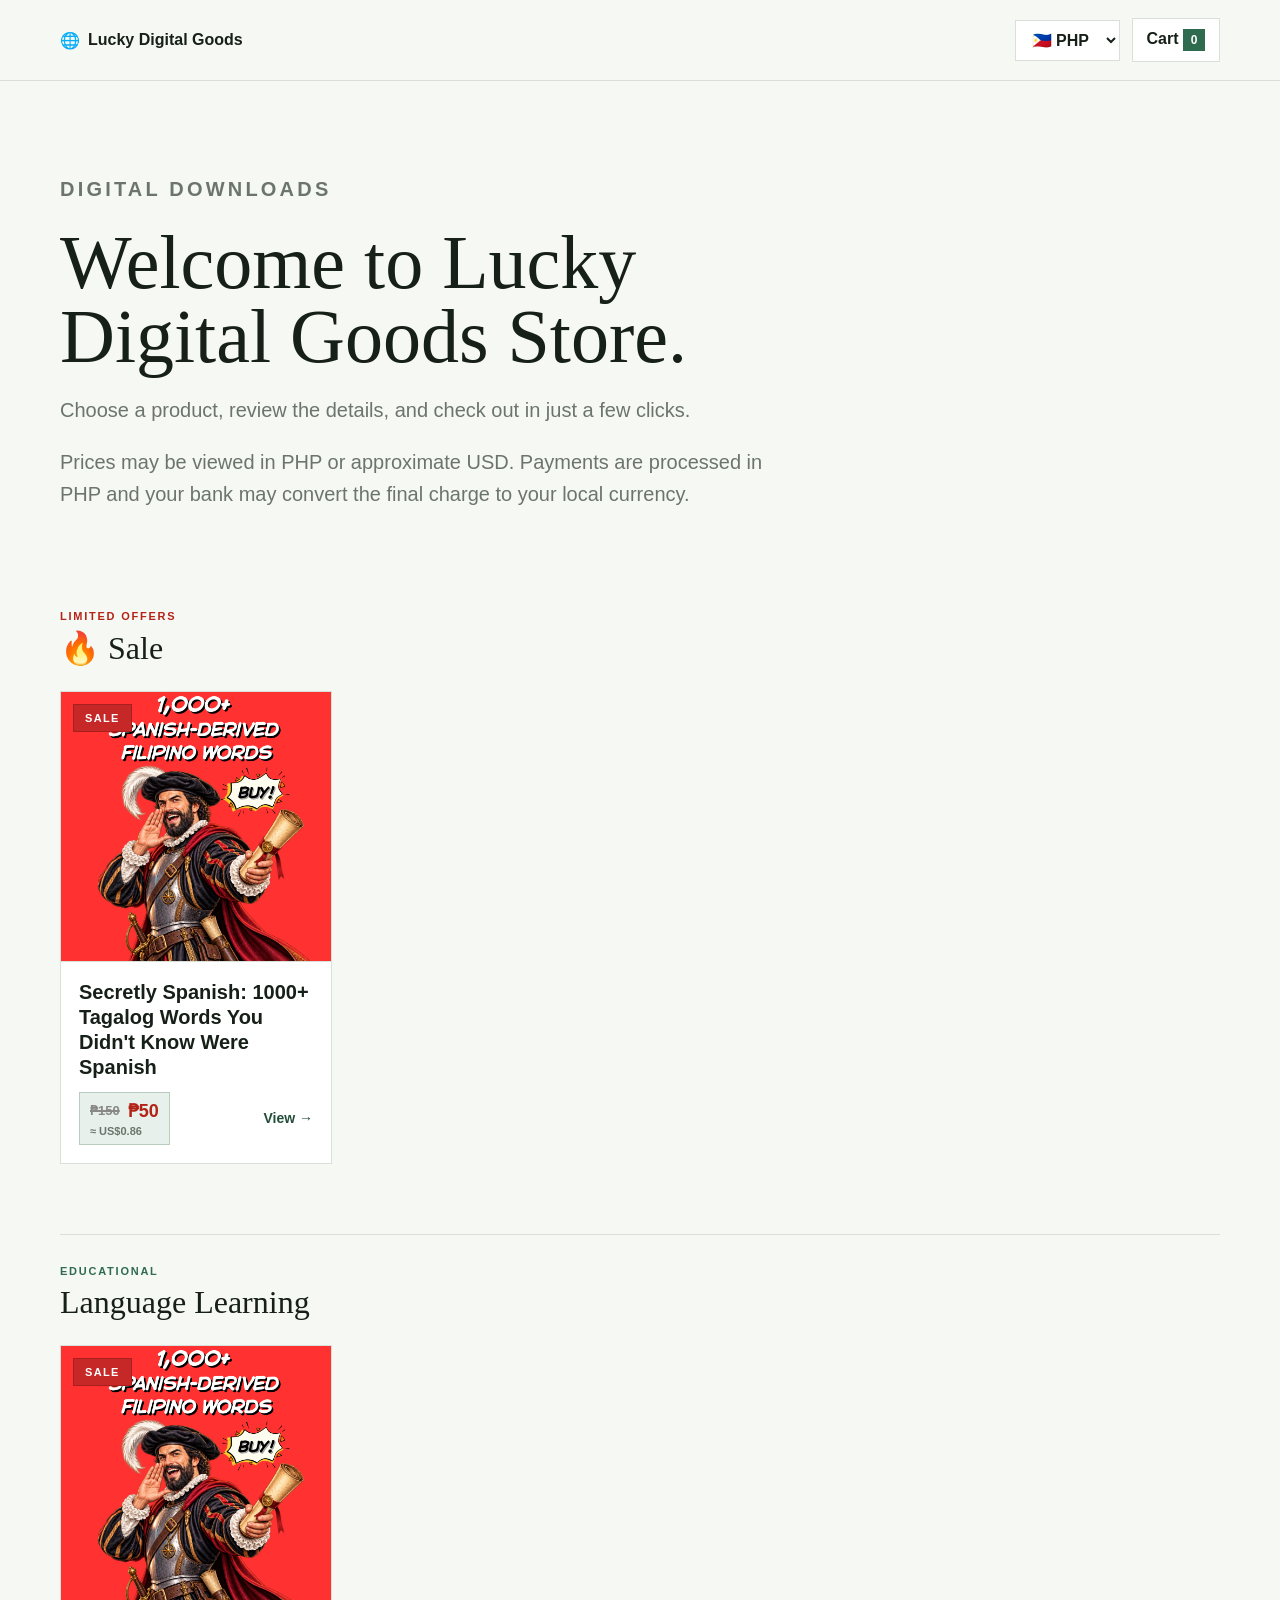
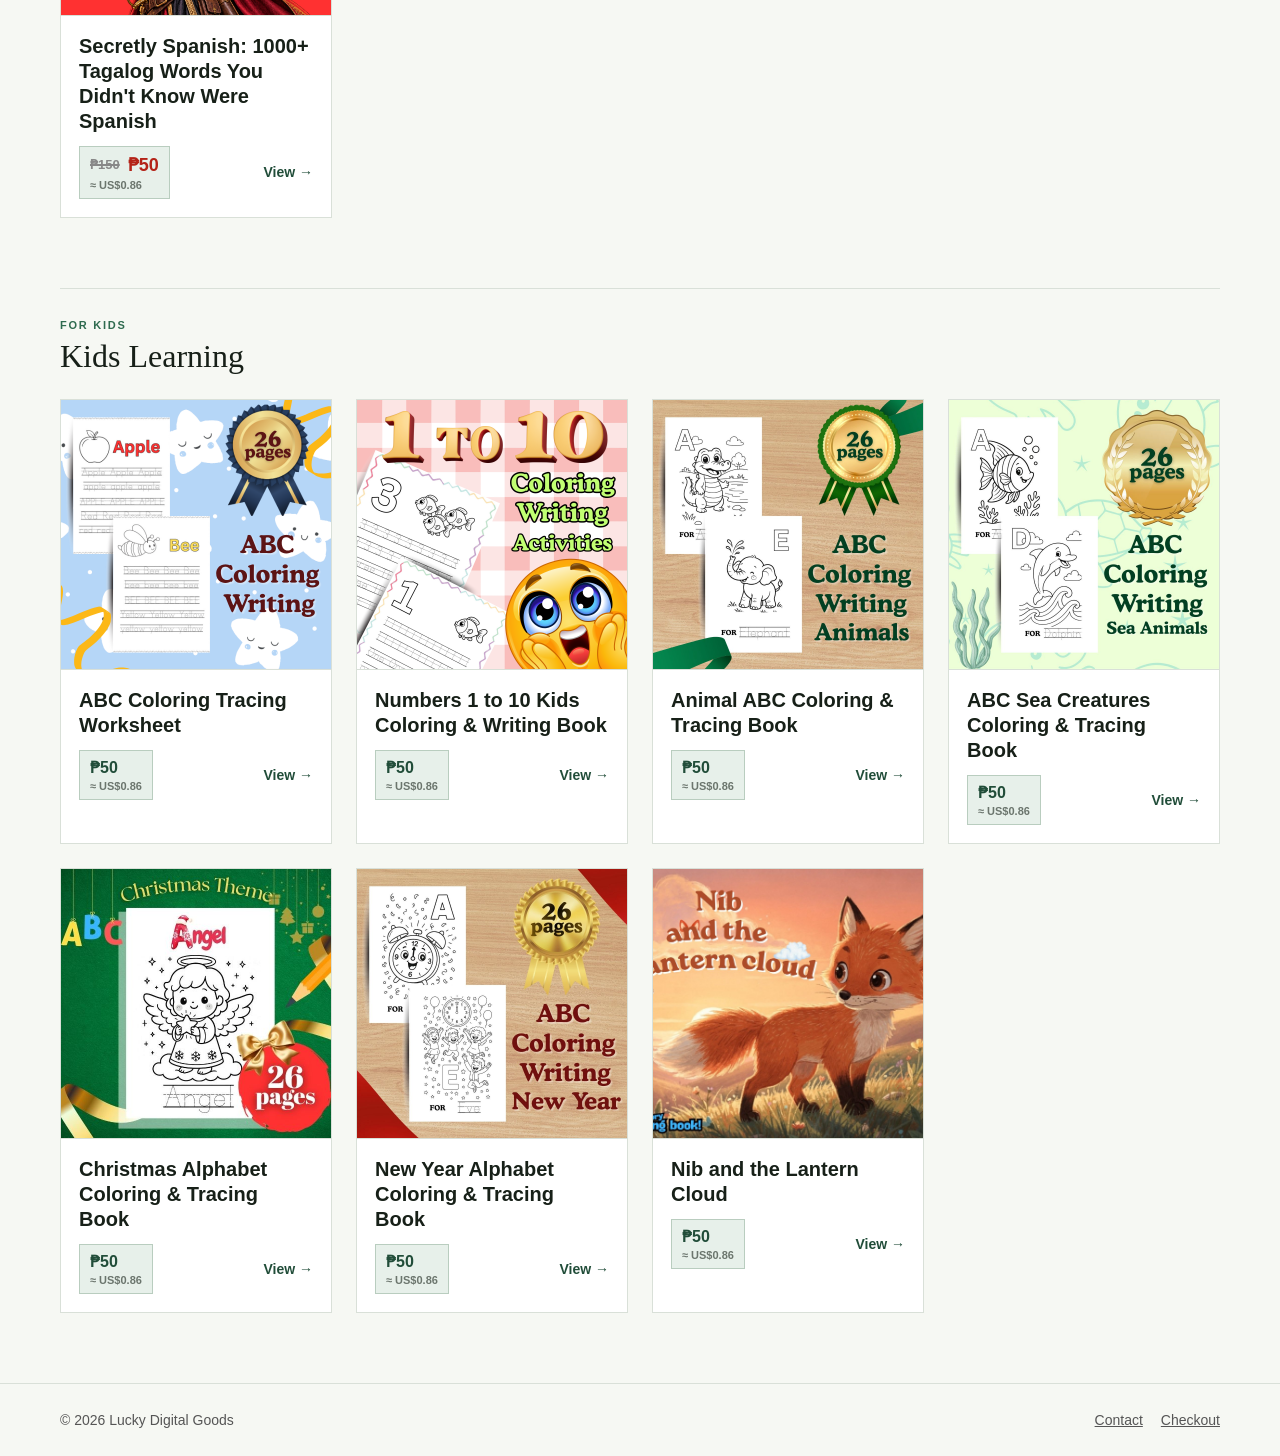
<file: index.html>
<!doctype html>
<html lang="en">
<head>
  <meta charset="utf-8" />
  <meta name="viewport" content="width=device-width, initial-scale=1" />
  <title>Lucky Digital Goods</title>
  <meta name="description" content="Simple digital goods store." />
  <link rel="stylesheet" href="styles.css" />
</head>
<body>
  <header class="site-header">
    <a class="brand" href="index.html">🌐 <span>Lucky Digital Goods</span></a>
    <nav class="header-actions">

  <select id="currency-selector" class="currency-selector">
    <option value="PHP">🇵🇭 PHP</option>
    <option value="USD">🌎 USD</option>
  </select>

  <a href="checkout.html" class="cart-button">
    Cart <span id="cart-count">0</span>
  </a>

</nav>
  </header>

  <main class="container">
    <section class="hero">
      <p class="eyebrow">DIGITAL DOWNLOADS</p>
      <h1>Welcome to Lucky Digital Goods Store.</h1>
      <p>Choose a product, review the details, and check out in just a few clicks.</p>
      <p class="currency-note">
  Prices may be viewed in PHP or approximate USD.
  Payments are processed in PHP and your bank may convert
  the final charge to your local currency.
</p>
    </section>

    <section
  id="sale-section"
  class="category-section sale-section"
>

  <div class="section-title">
    <div>
      <p class="category-label sale-label">
        LIMITED OFFERS
      </p>

      <h2>🔥 Sale</h2>
    </div>
  </div>

  <div
    id="sale-product-grid"
    class="product-grid"
  ></div>

</section>

<section class="category-section">
  <div class="section-title">
    <div>
      <p class="category-label">EDUCATIONAL</p>
      <h2>Language Learning</h2>
    </div>
  </div>

  <div
    id="language-product-grid"
    class="product-grid"
  ></div>
</section>


<section class="category-section">
  <div class="section-title">
    <div>
      <p class="category-label">FOR KIDS</p>
      <h2>Kids Learning</h2>
    </div>
  </div>

  <div
    id="kids-product-grid"
    class="product-grid"
  ></div>
</section>

    
  </main>

  <footer class="site-footer">
    <div>© <span id="year"></span> Lucky Digital Goods</div>
    <div class="footer-links">
      <a href="mailto:learngokids@gmail.com">Contact</a>
      <a href="checkout.html">Checkout</a>
    </div>
  </footer>

  <script src="products.js"></script>
  <script src="app.js"></script>
</body>
</html>
</file>
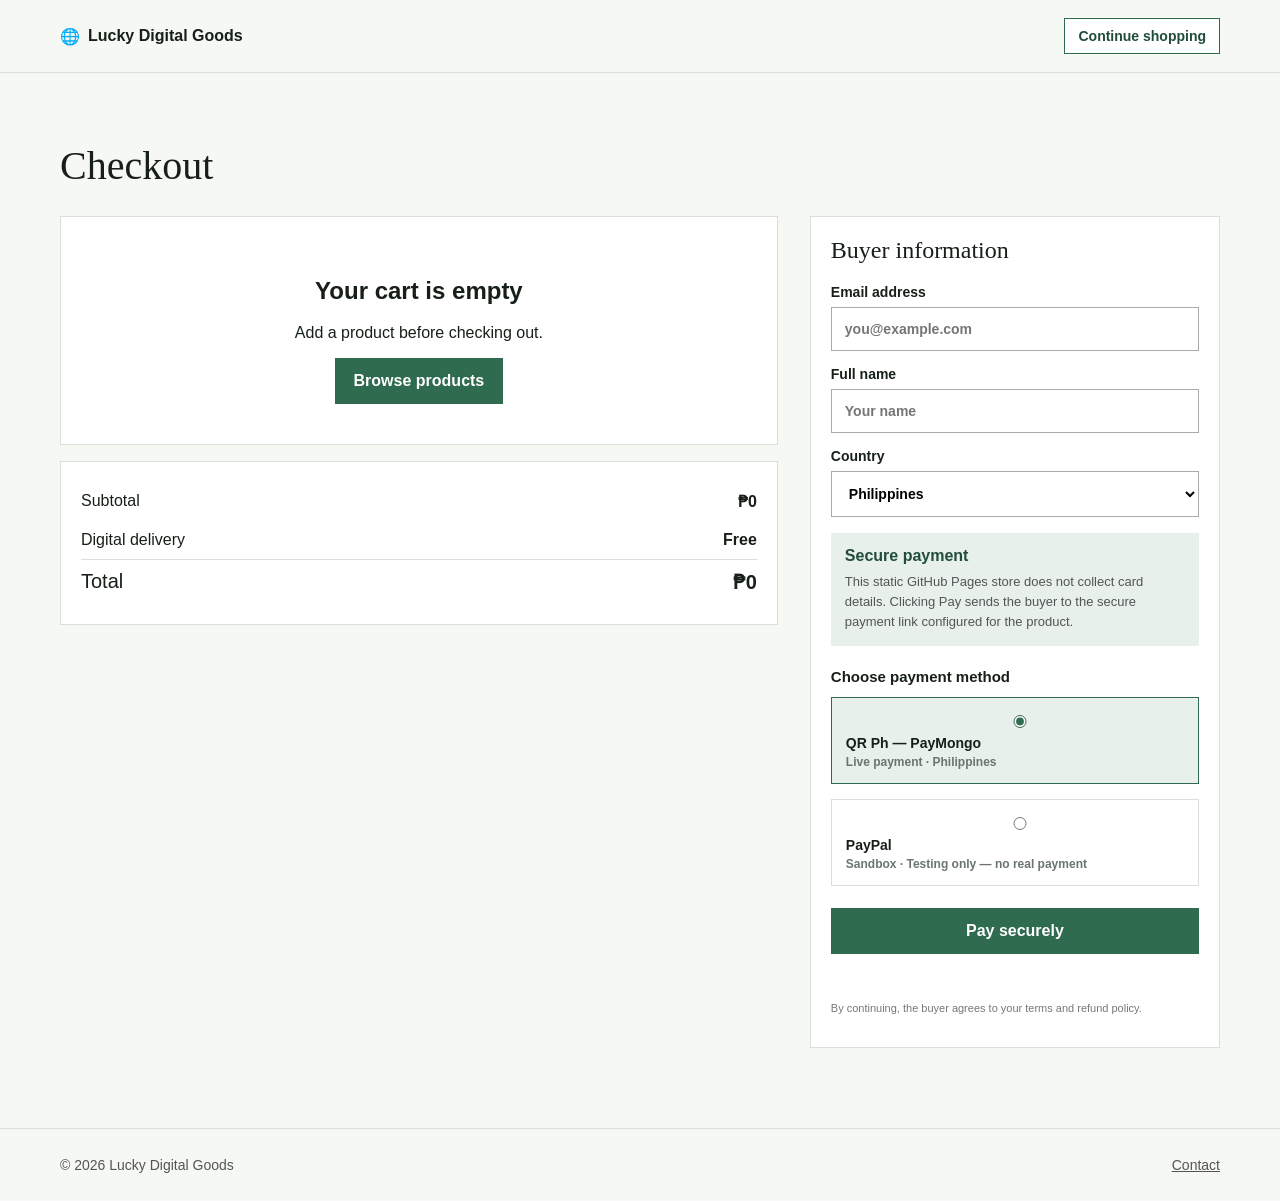
<file: checkout.html>
<!doctype html>
<html lang="en">
<head>
  <meta charset="utf-8" />
  <meta name="viewport" content="width=device-width, initial-scale=1" />
  <title>Checkout | Lucky Digital Goods</title>
  <link rel="stylesheet" href="styles.css" />
</head>
<body>
  <header class="site-header">
    <a class="brand" href="index.html">🌐 <span>Lucky Digital Goods</span></a>
    <a class="btn btn-small btn-secondary" href="index.html">Continue shopping</a>
  </header>

  <main class="container checkout-page">
    <h1>Checkout</h1>

    <div class="checkout-layout">
      <section>
        <div id="checkout-items" class="checkout-items"></div>

        <div class="summary-card">
          <div><span>Subtotal</span><strong id="checkout-subtotal">₱0</strong></div>
          <div><span>Digital delivery</span><strong>Free</strong></div>
          <div class="summary-total"><span>Total</span><strong id="checkout-total">₱0</strong></div>
        </div>
      </section>

      <aside class="checkout-box">
        <h2>Buyer information</h2>
        <label>Email address
          <input id="buyer-email" type="email" placeholder="you@example.com" autocomplete="email" />
        </label>
        <label>Full name
          <input id="buyer-name" type="text" placeholder="Your name" autocomplete="name" />
        </label>
        <label>Country
          <select id="buyer-country">
            <option>Philippines</option>
            <option>Saudi Arabia</option>
            <option>Bahrain</option>
            <option>Spain</option>
            <option>United States</option>
            <option>Other</option>
          </select>
        </label>

        <div class="payment-note">
          <strong>Secure payment</strong>
          <p>This static GitHub Pages store does not collect card details. Clicking Pay sends the buyer to the secure payment link configured for the product.</p>
        </div>

<!-- PAYMENT METHOD SELECTION -->
<div class="payment-method-section">

  <h3>Choose payment method</h3>

  <label class="payment-option">
    <input
      type="radio"
      name="payment-method"
      value="paymongo"
      checked
    />
    <span>
      <strong>QR Ph — PayMongo</strong>
      <small>Live payment · Philippines</small>
    </span>
  </label>

  <label class="payment-option">
    <input
      type="radio"
      name="payment-method"
      value="paypal"
    />
    <span>
      <strong>PayPal</strong>
      <small>Sandbox · Testing only — no real payment</small>
    </span>
  </label>

</div>

<button
  id="pay-button"
  class="btn btn-primary btn-block"
>
  Pay securely
</button>
        <p id="checkout-message" class="form-message" aria-live="polite"></p>

        <p class="fine-print">By continuing, the buyer agrees to your terms and refund policy.</p>
      </aside>
    </div>
  </main>

  <footer class="site-footer">
    <div>© <span id="year"></span> Lucky Digital Goods</div>
    <div class="footer-links"><a href="mailto:learngokids@gmail.com">Contact</a></div>
  </footer>

  <script src="products.js"></script>
  <script src="app.js"></script>
</body>
</html>
</file>
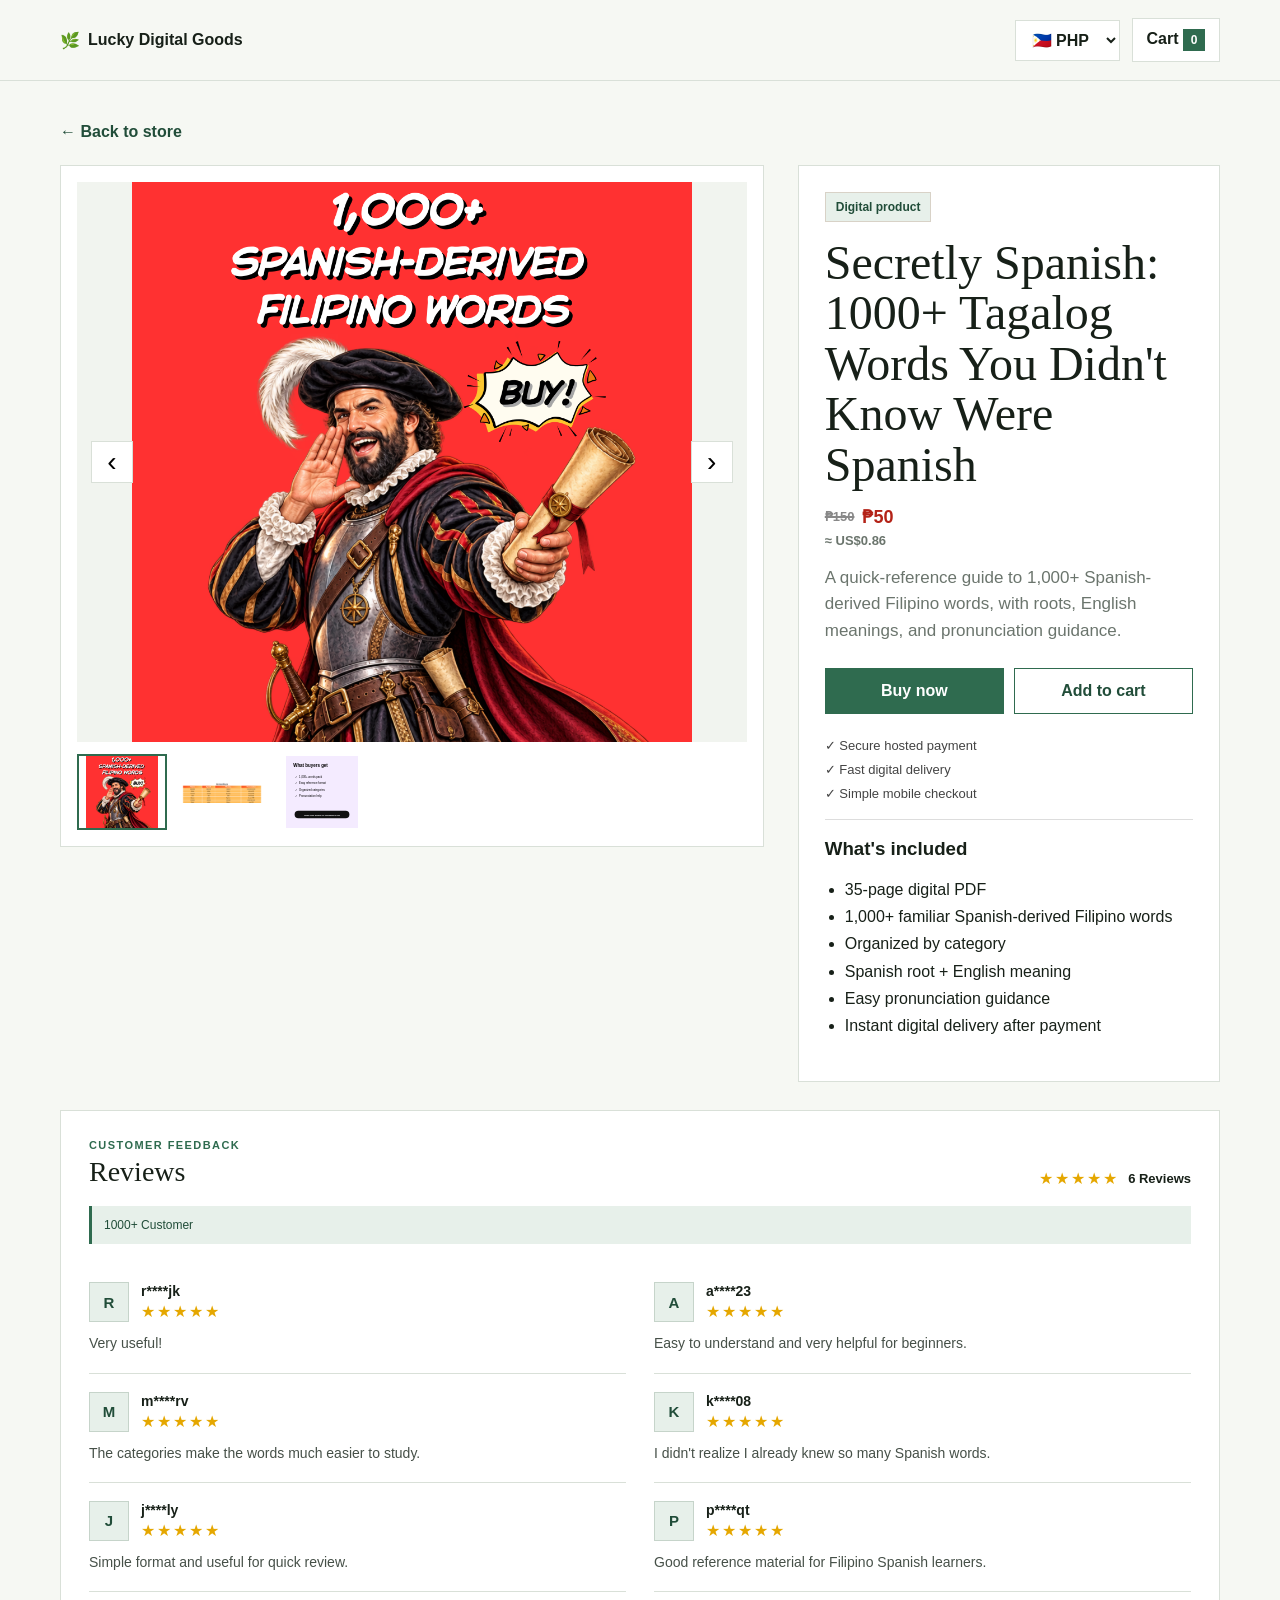
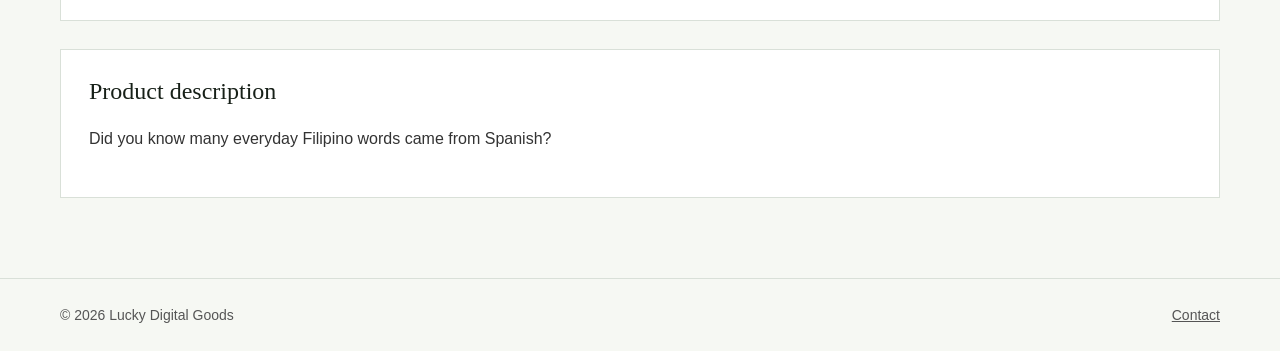
<file: product.html>
<!doctype html>
<html lang="en">
<head>
  <meta charset="utf-8" />
  <meta name="viewport" content="width=device-width, initial-scale=1" />
  <title>Product | Lucky Digital Goods</title>
  <link rel="stylesheet" href="styles.css" />
</head>
<body>
  <header class="site-header">
    <a class="brand" href="index.html">🌿 <span>Lucky Digital Goods</span></a>
    <nav class="header-actions">

  <select id="currency-selector" class="currency-selector">
    <option value="PHP">🇵🇭 PHP</option>
    <option value="USD">🌎 USD</option>
  </select>

  <a href="checkout.html" class="cart-button">
    Cart <span id="cart-count">0</span>
  </a>

</nav>
  </header>

  <main class="container product-page">
    <a class="back-link" href="index.html">← Back to store</a>

    <section id="product-detail" class="product-detail">
      <div class="gallery">
        <div class="main-image-wrap">
          <button id="prev-image" class="gallery-arrow left" aria-label="Previous image">‹</button>
          <img id="main-product-image" class="main-product-image" alt="" />
          <button id="next-image" class="gallery-arrow right" aria-label="Next image">›</button>
        </div>
        <div id="thumbnail-row" class="thumbnail-row"></div>
      </div>

      <div class="product-info">
        <div class="badge">Digital product</div>
        <h1 id="product-name"></h1>
        <div id="product-price" class="big-price"></div>
        <p id="product-short" class="lead"></p>

        <div class="purchase-actions">
          <button id="buy-now" class="btn btn-primary">Buy now</button>
          <button id="add-cart" class="btn btn-secondary">Add to cart</button>
        </div>

        <div class="mini-trust">
          <span>✓ Secure hosted payment</span>
          <span>✓ Fast digital delivery</span>
          <span>✓ Simple mobile checkout</span>
        </div>

        <div class="details-card">
          <h3>What's included</h3>
          <ul id="feature-list"></ul>
        </div>
      </div>
    </section>

<section class="reviews-section">

  <div class="reviews-header">

    <div>
      <span class="reviews-label">
        CUSTOMER FEEDBACK
      </span>

      <h2>Reviews</h2>
    </div>

    <div class="review-summary">

      <span class="review-stars">
        ★★★★★
      </span>

      <strong id="review-count">
        Reviews
      </strong>

    </div>

  </div>

  <div class="reviews-notice">
    1000+ Customer
  </div>

  <div
    id="reviews-grid"
    class="reviews-grid">
  </div>

</section>

    <section class="description-section">
      <h2>Product description</h2>
      <div id="long-description"></div>
    </section>
  </main>

  <footer class="site-footer">
    <div>© <span id="year"></span> Lucky Digital Goods</div>
    <div class="footer-links"><a href="mailto:learngokids@gmail.com">Contact</a></div>
  </footer>

  <script src="products.js"></script>
  <script src="app.js"></script>
</body>
</html>
</file>
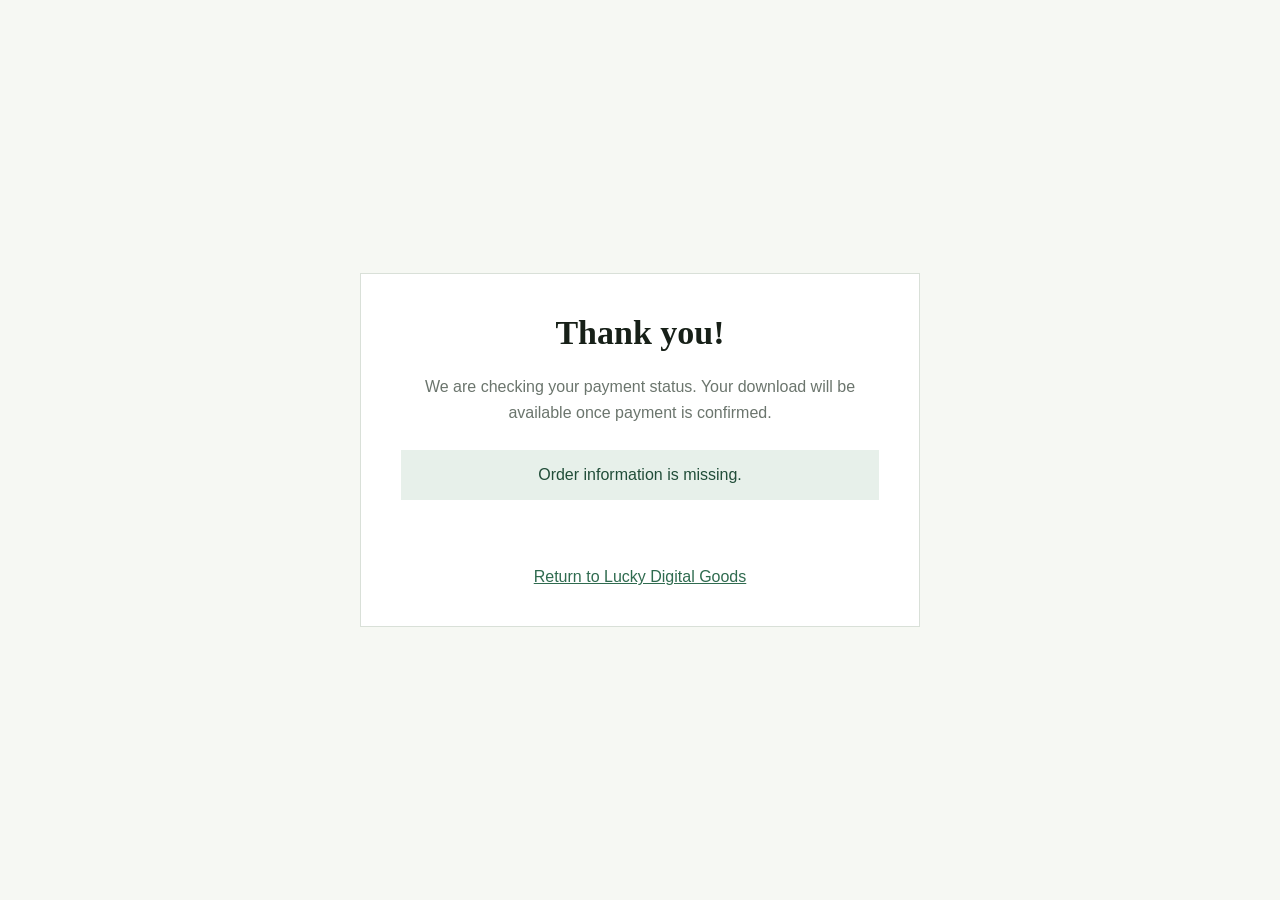
<file: success.html>
<!DOCTYPE html>
<html lang="en">
<head>
  <meta charset="UTF-8">
  <meta name="viewport" content="width=device-width, initial-scale=1.0">

  <title>Payment Successful | Lucky Digital Goods</title>

  <style>
    body {
      margin: 0;
      font-family: "Trebuchet MS", "Segoe UI", Arial, sans-serif;
      background: #F6F8F3;
      color: #172018;
    }

    .wrap {
      min-height: 100vh;
      display: flex;
      align-items: center;
      justify-content: center;
      padding: 30px 20px;
      box-sizing: border-box;
    }

    .card {
      width: 100%;
      max-width: 560px;
      background: #FFFFFF;
      border: 1px solid #D9E0D8;
      padding: 40px;
      box-sizing: border-box;
      text-align: center;
    }

    h1 {
      font-family: Georgia, "Times New Roman", serif;
      margin-top: 0;
      font-size: 34px;
    }

    p {
      color: #6B756D;
      line-height: 1.6;
    }

    .status {
      margin: 25px 0;
      padding: 16px;
      background: #E7F0EA;
      color: #214D39;
    }

    .download-btn {
      display: none;
      width: 100%;
      box-sizing: border-box;
      margin-top: 20px;
      padding: 16px;
      background: #2F6B4F;
      color: white;
      text-decoration: none;
      font-weight: bold;
      border: none;
      cursor: pointer;
    }

    .download-btn:hover {
      background: #214D39;
    }

    .home-link {
      display: inline-block;
      margin-top: 25px;
      color: #2F6B4F;
    }
  </style>
</head>

<body>

  <div class="wrap">

    <div class="card">

      <h1>Thank you!</h1>

<p>
  We are checking your payment status.
  Your download will be available once payment is confirmed.
</p>

      <div id="status" class="status">
        Checking payment...
      </div>

      <a
        id="downloadButton"
        class="download-btn"
        href="#"
      >
        Download PDF
      </a>

      <br>

      <a
        class="home-link"
        href="index.html"
      >
        Return to Lucky Digital Goods
      </a>

    </div>

  </div>


  <script>

    const API =
      "https://lucky-store-api.philippines-sma.workers.dev";

    const params =
      new URLSearchParams(window.location.search);

    const orderId =
      params.get("order");
const provider =
  params.get("provider") || "paymongo";
    const statusBox =
      document.getElementById("status");

    const downloadButton =
      document.getElementById("downloadButton");


if (!orderId) {

  statusBox.textContent =
    "Order information is missing.";

} else if (provider === "paypal") {

  capturePayPalPayment();

} else {

  checkPayment();

}


    async function checkPayment() {

      try {

        const response =
          await fetch(
            API +
            "/verify?order=" +
            encodeURIComponent(orderId)
          );

        const result =
          await response.json();


        if (result.paid === true) {

          statusBox.textContent =
            "Payment confirmed! Your download is ready.";

          downloadButton.href =
            result.downloadUrl;

          downloadButton.style.display =
            "block";

          return;
        }


        if (
          result.status === "pending" ||
          result.status === "not_found"
        ) {

          statusBox.textContent =
            "Payment received. Waiting for confirmation...";

          setTimeout(checkPayment, 3000);

          return;
        }


        statusBox.textContent =
          "We could not confirm the payment yet.";

        setTimeout(checkPayment, 5000);

      }

      catch (error) {

        console.error(error);

        statusBox.textContent =
          "Checking your payment...";

        setTimeout(checkPayment, 5000);

      }

    }
// =========================================================
// PAYPAL SANDBOX — CAPTURE PAYMENT
// =========================================================

async function capturePayPalPayment() {

  statusBox.textContent =
    "Confirming your PayPal payment...";

  try {

    const response = await fetch(
      API + "/paypal-capture-order",
      {
        method: "POST",

        headers: {
          "Content-Type": "application/json"
        },

        body: JSON.stringify({
          orderId: orderId
        })
      }
    );

    const result = await response.json();

    if (!response.ok) {

      statusBox.textContent =
        "Unable to confirm PayPal payment. Please try again.";

      console.error(
        "PayPal capture error:",
        result
      );

      return;
    }

    if (result.paid === true) {

      statusBox.textContent =
        "PayPal payment confirmed! Preparing your download...";

      // Use existing secure download verification
      checkPayment();

      return;
    }

    if (
      result.status === "CREATED" ||
      result.status === "PAYER_ACTION_REQUIRED" ||
      result.status === "SAVED"
    ) {

      statusBox.textContent =
        "PayPal payment has not been completed.";

      return;
    }

    if (result.status === "APPROVED") {

      statusBox.textContent =
        "Your PayPal payment is still being processed. Please refresh this page shortly.";

      return;
    }

    statusBox.textContent =
      "PayPal payment has not been confirmed.";

  } catch (error) {

    console.error(
      "PayPal capture error:",
      error
    );

    statusBox.textContent =
      "Unable to connect to PayPal verification. Please refresh this page.";

  }
}
  </script>

</body>
</html>
</file>
<file: styles.css>
:root{
  --bg:#F6F8F3;
  --text:#172018;
  --muted:#6B756D;
  --line:#D9E0D8;
  --card:#FFFFFF;
  --accent:#2F6B4F;
  --accent-dark:#214D39;
  --soft:#E7F0EA;
  --radius:0px;
}
*{box-sizing:border-box}
html{scroll-behavior:smooth}
body{margin:0;font-family:"Trebuchet MS","Segoe UI",Arial,sans-serif;color:var(--text);background:var(--bg)}
a{color:inherit} img{max-width:100%;display:block} button,input,select{font:inherit} button{cursor:pointer}
.site-header{position:sticky;top:0;z-index:30;display:flex;justify-content:space-between;align-items:center;padding:18px max(24px,calc((100vw - 1160px)/2));border-bottom:1px solid var(--line);background:rgba(246,248,243,.96);backdrop-filter:blur(8px)}
.brand{display:flex;align-items:center;gap:8px;text-decoration:none;font-weight:800}.header-actions{display:flex;align-items:center;gap:12px}
.cart-button{text-decoration:none;border:1px solid var(--line);padding:10px 14px;border-radius:0;font-weight:700;background:#fff}
#cart-count{display:inline-grid;place-items:center;min-width:22px;height:22px;padding:0 6px;border-radius:0;background:var(--accent);color:white;font-size:12px}
.container{width:min(1160px,calc(100% - 32px));margin:0 auto}
.hero{padding:72px 0 50px;max-width:720px}.eyebrow{font-size:12px;font-weight:900;letter-spacing:.16em;color:var(--accent-dark)}
.hero h1,.section-title h2,.product-info h1,.description-section h2,.checkout-page h1,.checkout-box h2,.reviews-header h2{font-family:Georgia,"Times New Roman",serif;font-weight:500}
.hero h1{font-size:clamp(38px,7vw,76px);line-height:.98;margin:8px 0 18px}.hero p{font-size:20px;color:var(--muted);line-height:1.6}
.section-title{display:flex;justify-content:space-between;align-items:end;margin:20px 0}.section-title h2{font-size:30px;margin:0}.section-title span{color:var(--muted)}
.product-grid{display:grid;grid-template-columns:repeat(auto-fill,minmax(245px,1fr));gap:24px;padding-bottom:80px}
.product-card{overflow:hidden;background:var(--card);border:1px solid var(--line);border-radius:0;transition:.18s ease}
.product-card:hover{transform:translateY(-4px);box-shadow:0 10px 24px rgba(33,77,57,.08);border-color:#BFC9C0}.product-card a{text-decoration:none}
.product-card img{width:100%;aspect-ratio:1/1;object-fit:cover;border-bottom:1px solid var(--line)}.product-card-body{padding:18px}.product-card h3{margin:0 0 12px;font-size:20px;line-height:1.25}
.product-meta{display:flex;justify-content:space-between;align-items:center;gap:12px}.price-tag{display:inline-block;padding:7px 10px;background:var(--soft);border:1px solid #B9CDBF;color:var(--accent-dark);font-weight:800}.view-link{font-size:14px;font-weight:800;color:var(--accent-dark)}
.product-page{padding-top:34px;padding-bottom:80px}.back-link{display:inline-block;margin:8px 0 24px;text-decoration:none;font-weight:700;color:var(--accent-dark)}
.product-detail{display:grid;grid-template-columns:minmax(0,1.25fr) minmax(320px,.75fr);gap:34px;align-items:start}
.gallery,.product-info,.description-section,.reviews-section{background:#fff;border:1px solid var(--line);border-radius:0}.gallery{overflow:hidden;padding:16px}
.main-image-wrap{position:relative;width:100%;height:560px;display:flex;align-items:center;justify-content:center;overflow:hidden;background:#F1F4EF}
.main-product-image{width:100%;height:100%;object-fit:contain;object-position:center;display:block}
.gallery-arrow{position:absolute;top:50%;transform:translateY(-50%);width:42px;height:42px;border-radius:0;border:1px solid var(--line);background:#fff;font-size:28px;line-height:1;z-index:3}
.gallery-arrow.left{left:14px}.gallery-arrow.right{right:14px}.thumbnail-row{display:flex;gap:10px;overflow-x:auto;padding-top:12px}
.thumb{width:90px;height:76px;flex:0 0 90px;object-fit:contain;object-position:center;background:#fff;border:2px solid transparent;border-radius:0;cursor:pointer}.thumb.active{border-color:var(--accent)}
.product-info{padding:26px;position:sticky;top:92px}.badge{display:inline-block;background:var(--soft);border:1px solid #d8d2c7;border-radius:0;padding:7px 10px;font-size:12px;font-weight:800;color:var(--accent-dark)}
.product-info h1{font-size:clamp(30px,4vw,48px);line-height:1.05;margin:16px 0}.big-price{font-size:26px;font-weight:900;margin-bottom:14px;color:var(--accent-dark)}.lead{font-size:17px;color:var(--muted);line-height:1.55}
.purchase-actions{display:grid;grid-template-columns:1fr 1fr;gap:10px;margin:24px 0}.btn{display:inline-flex;align-items:center;justify-content:center;border:1px solid var(--accent);border-radius:0;padding:13px 18px;text-decoration:none;font-weight:900;background:#fff;color:var(--accent-dark)}
.btn-primary{background:var(--accent);color:#fff;border-color:var(--accent)}.btn-primary:hover{background:var(--accent-dark)}.btn-secondary:hover{background:var(--soft)}.btn-small{padding:9px 13px;font-size:14px}.btn-block{width:100%}
.mini-trust{display:grid;gap:9px;font-size:13px;color:#444;margin:18px 0}.details-card{border-top:1px solid #ddd;padding-top:18px}.details-card h3{margin:0 0 12px}.details-card ul{padding-left:20px;line-height:1.7}
.reviews-section{margin-top:28px;padding:28px}.reviews-header{display:flex;justify-content:space-between;align-items:flex-end;gap:20px;margin-bottom:18px}.reviews-label{display:block;margin-bottom:5px;color:var(--accent);font-size:11px;font-weight:900;letter-spacing:.13em}.reviews-header h2{margin:0;font-size:28px}.review-summary{display:flex;align-items:center;gap:9px;font-size:13px}.review-stars{color:#E5A700;letter-spacing:2px;font-size:16px}.reviews-notice{margin-bottom:20px;padding:10px 12px;background:var(--soft);color:var(--accent-dark);font-size:12px;line-height:1.5;border-left:3px solid var(--accent)}
.reviews-grid{display:grid;grid-template-columns:repeat(2,minmax(0,1fr));gap:0 28px}.review-card{padding:18px 0;border-bottom:1px solid var(--line)}.review-top{display:flex;align-items:center;gap:12px;margin-bottom:10px}.review-avatar{width:40px;height:40px;flex:0 0 40px;display:grid;place-items:center;background:var(--soft);border:1px solid #C6D4CA;color:var(--accent-dark);font-size:15px;font-weight:900}.review-user{display:block;margin-bottom:3px;font-size:14px}.review-card p{margin:0;color:#465048;line-height:1.6;font-size:14px}
.description-section{padding:28px;margin-top:28px}.description-section h2{margin-top:0}.description-section p{line-height:1.75;color:#333}
.checkout-page{padding:42px 0 80px}.checkout-page h1{font-size:40px}.checkout-layout{display:grid;grid-template-columns:1.4fr .8fr;gap:32px;align-items:start}.checkout-items{display:grid;gap:14px}
.checkout-item{display:grid;grid-template-columns:92px 1fr auto;gap:16px;align-items:center;padding:16px;background:#fff;border:1px solid var(--line);border-radius:0}.checkout-item img{width:92px;height:92px;border-radius:0;object-fit:contain;background:#F4F6F2}.checkout-item h3{margin:0 0 7px;font-size:18px}.remove-link{border:0;background:transparent;text-decoration:underline;padding:0;margin-top:8px;color:var(--accent-dark)}
.summary-card,.checkout-box{background:#fff;border:1px solid var(--line);border-radius:0;padding:20px}.summary-card{margin-top:16px}.summary-card>div{display:flex;justify-content:space-between;padding:10px 0}.summary-total{border-top:1px solid #ddd;font-size:20px}.checkout-box{position:sticky;top:92px}.checkout-box h2{margin-top:0}.checkout-box label{display:grid;gap:7px;font-weight:800;font-size:14px;margin-bottom:15px}.checkout-box input,.checkout-box select{width:100%;padding:13px;border:1px solid #aaa;border-radius:0;background:#fff}.payment-note{background:var(--soft);padding:14px;border-radius:0;margin:16px 0;color:var(--accent-dark)}.payment-note p{margin:7px 0 0;color:#555;font-size:13px;line-height:1.55}.form-message{min-height:20px;font-size:13px}.fine-print{font-size:11px;color:#777;line-height:1.5}.empty-state{padding:40px;text-align:center;background:#fff;border:1px solid var(--line);border-radius:0}
.site-footer{display:flex;justify-content:space-between;gap:20px;align-items:center;border-top:1px solid var(--line);padding:28px max(24px,calc((100vw - 1160px)/2));color:#555;font-size:14px}.footer-links{display:flex;gap:18px}
@media(max-width:820px){.product-detail,.checkout-layout{grid-template-columns:1fr}.product-info,.checkout-box{position:static}.main-image-wrap{height:500px}}
@media(max-width:650px){.reviews-header{align-items:flex-start;flex-direction:column}.reviews-grid{grid-template-columns:1fr}}
@media(max-width:560px){.site-header{padding:14px 16px}.brand span{font-size:14px}.hero{padding:48px 0 30px}.hero p{font-size:17px}.main-image-wrap{height:390px}.purchase-actions{grid-template-columns:1fr}.checkout-item{grid-template-columns:72px 1fr}.checkout-item img{width:72px;height:72px}.checkout-item>strong{grid-column:2}.site-footer{align-items:flex-start;flex-direction:column}}



/* =========================
   PRODUCT CATEGORIES
   ========================= */

.category-section {
  margin-bottom: 70px;
}

.category-section + .category-section {
  padding-top: 10px;
  border-top: 1px solid var(--line);
}

.category-label {
  margin: 0 0 7px;
  font-size: 11px;
  font-weight: 900;
  letter-spacing: .16em;
  color: var(--accent);
}

.category-section .section-title {
  margin-bottom: 24px;
}

.category-section .section-title h2 {
  margin: 0;
  font-size: 32px;
}

.category-section .product-grid {
  padding-bottom: 0;
}

.empty-category {
  grid-column: 1 / -1;
  padding: 30px;
  border: 1px solid var(--line);
  background: #fff;
  color: var(--muted);
}

/* =========================
   CURRENCY SELECTOR
   ========================= */

.currency-selector {
  padding: 10px 12px;
  border: 1px solid var(--line);
  background: #fff;
  color: var(--text);
  font-weight: 700;
  border-radius: 0;
  cursor: pointer;
}

.currency-selector:focus {
  outline: 1px solid var(--accent);
}

.price-tag .price-main,
.big-price .price-main {
  display: block;
  font-weight: 900;
}

.price-conversion {
  display: block;
  margin-top: 3px;
  font-size: 11px;
  font-weight: 600;
  color: var(--muted);
}

.big-price .price-conversion {
  font-size: 13px;
  margin-top: 5px;
}
.currency-note {
  font-size: 13px;
  color: var(--muted);
  margin-bottom: 30px;
}
/* =========================
   SALE PRODUCTS
   ========================= */

.product-image-box {
  position: relative;
}

.product-image-box img {
  width: 100%;
}


/* SALE BADGE */

.sale-badge {
  position: absolute;
  top: 12px;
  left: 12px;
  z-index: 5;

  padding: 7px 11px;

  background: #c62828;
  color: #fff;

  font-size: 11px;
  font-weight: 900;
  letter-spacing: .12em;

  border: 1px solid #a91f1f;
}


/* OLD CROSSED PRICE */

.old-price {
  color: #888;
  text-decoration: line-through;
  text-decoration-thickness: 2px;

  font-size: 13px;
  font-weight: 600;
}


/* NEW SALE PRICE */

.sale-price {
  color: #b42318;
  font-size: 18px;
  font-weight: 900;
}


/* OLD + NEW PRICE ROW */

.sale-price-row {
  display: flex;
  align-items: center;
  gap: 8px;
}


/* SALE SECTION */

.sale-section {
  margin-bottom: 70px;
}

.sale-label {
  color: #b42318;
}
/* CHECKOUT PAYMENT OPTIONS */

.payment-method-section {
  margin: 22px 0;
}

.payment-method-section h3 {
  font-size: 15px;
  margin-bottom: 12px;
}

.payment-option {
  display: flex;
  align-items: center;
  gap: 12px;
  padding: 14px;
  border: 1px solid #D9E0D8;
  margin-bottom: 10px;
  background: #FFFFFF;
  cursor: pointer;
}

.payment-option:has(input:checked) {
  border-color: #2F6B4F;
  background: #E7F0EA;
}

.payment-option input {
  accent-color: #2F6B4F;
  flex-shrink: 0;
}

.payment-option span {
  display: flex;
  flex-direction: column;
  gap: 4px;
}

.payment-option strong {
  color: #172018;
  font-size: 14px;
}

.payment-option small {
  color: #6B756D;
  font-size: 12px;
}
</file>
